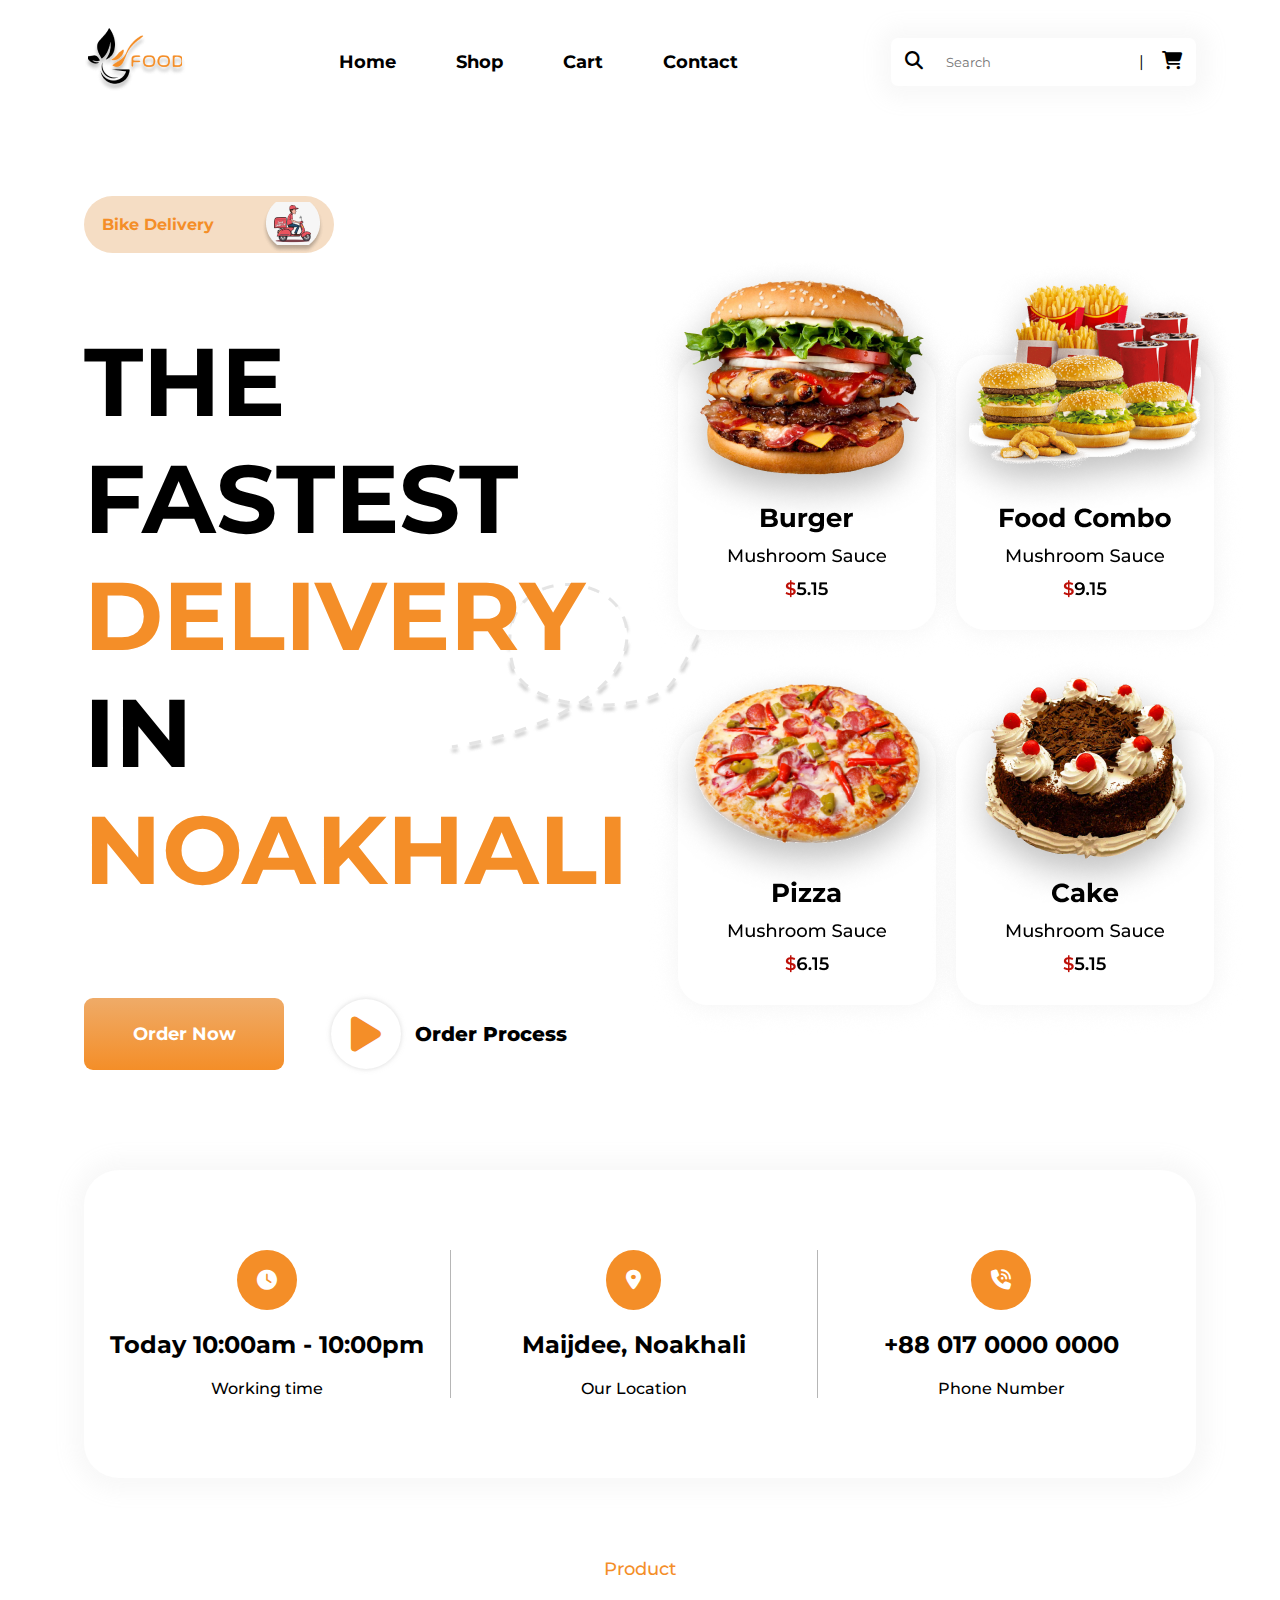
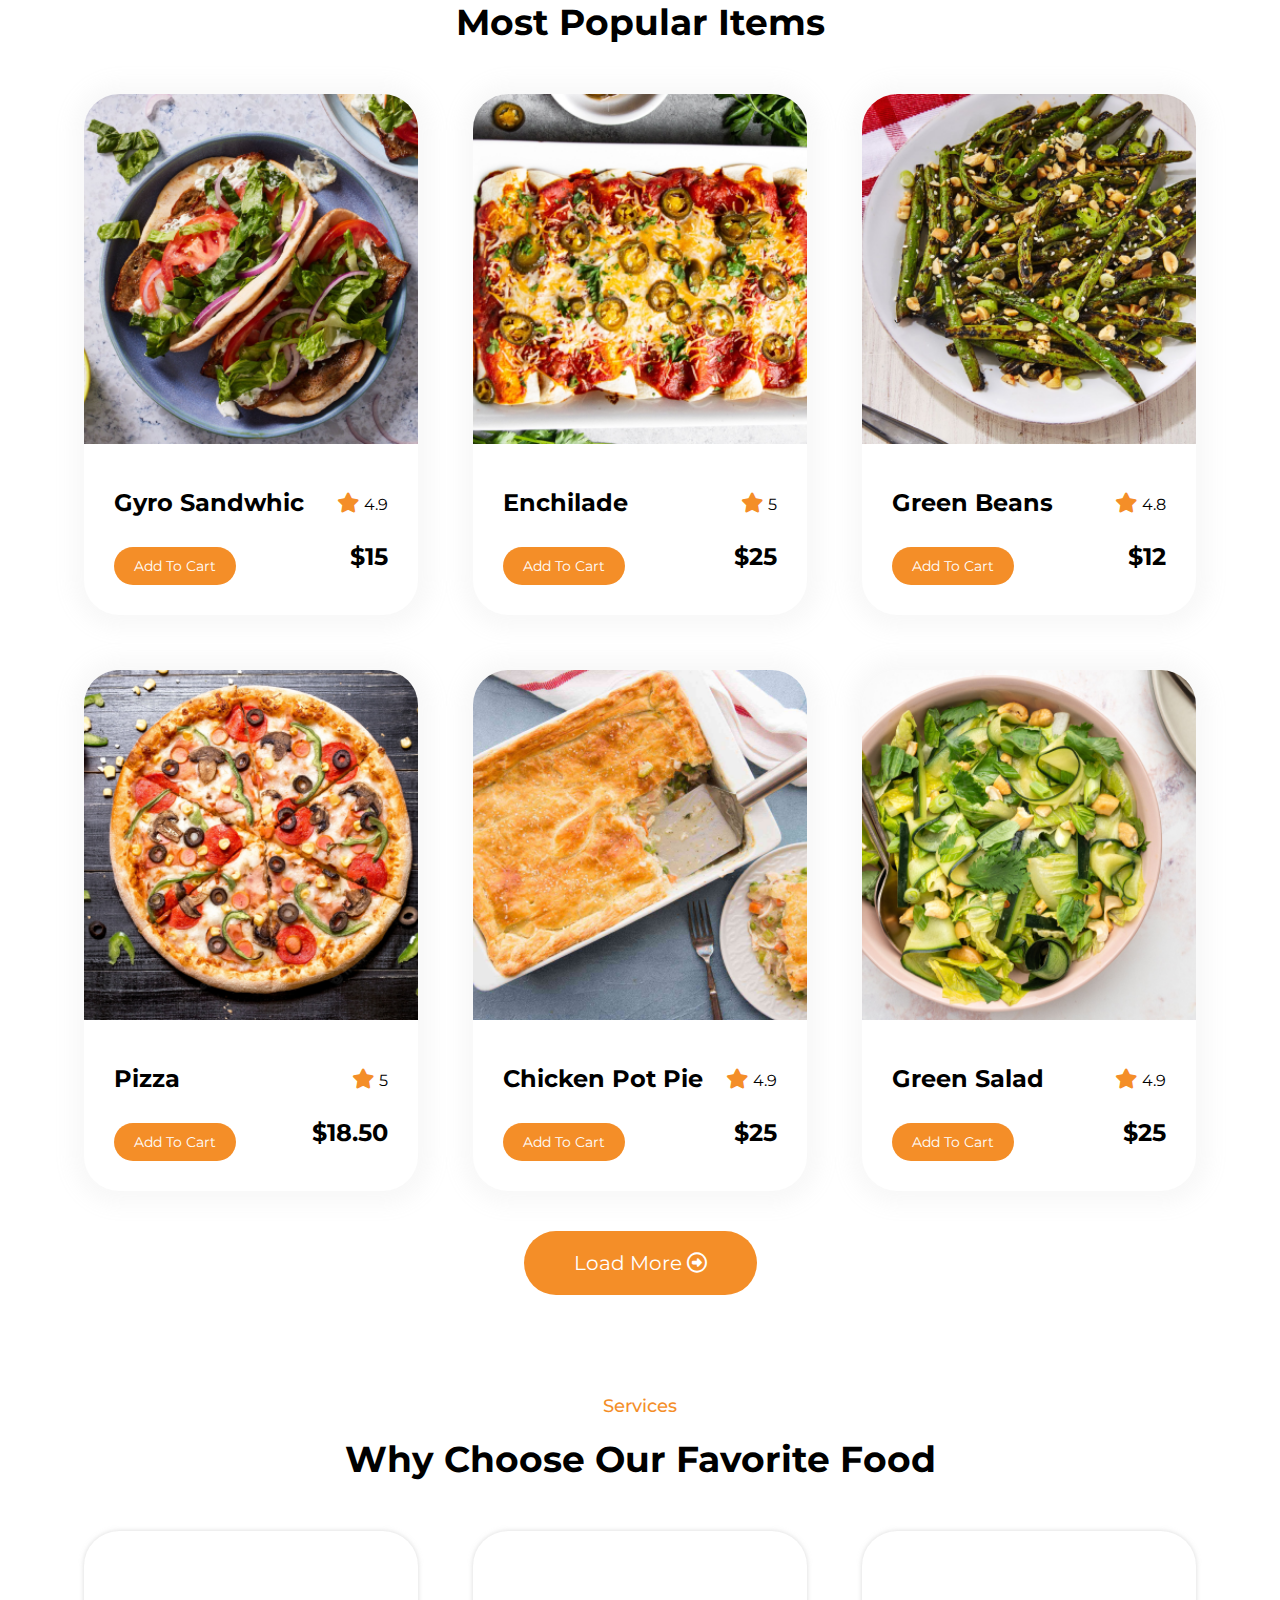
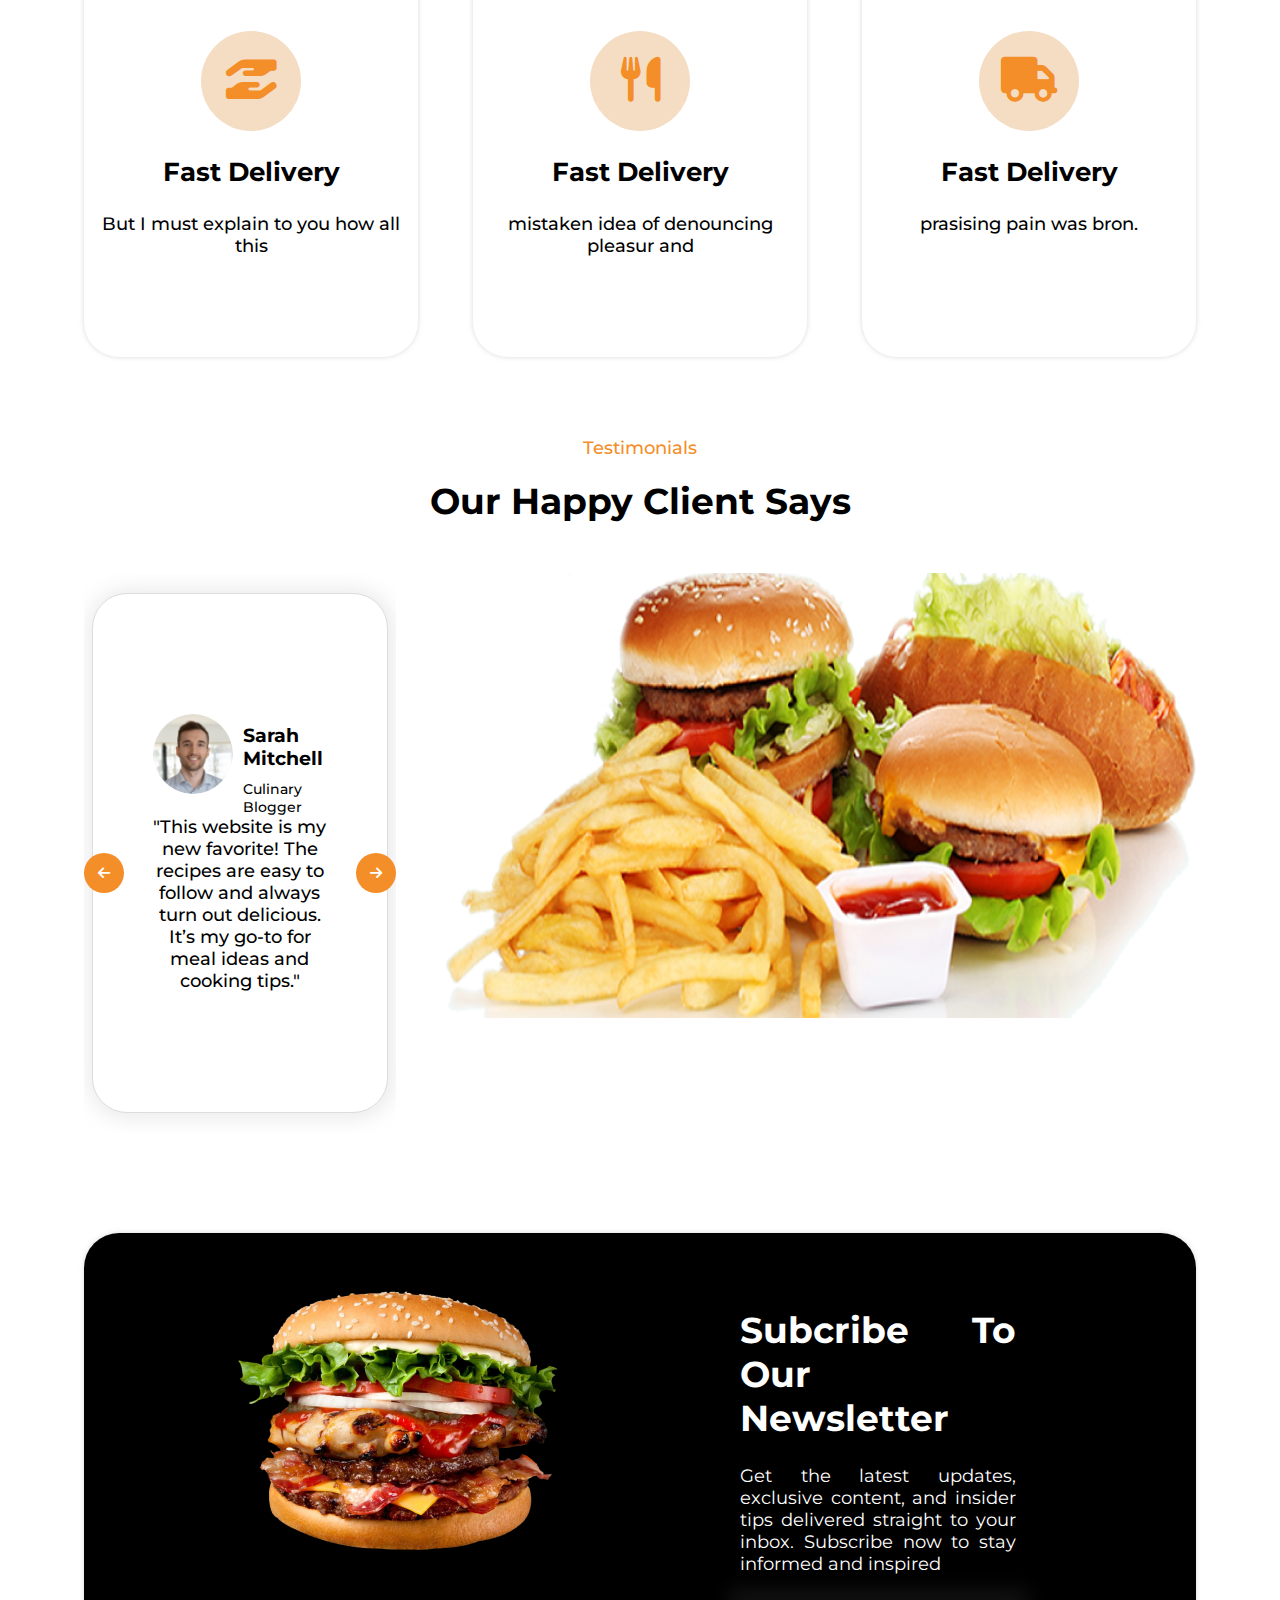
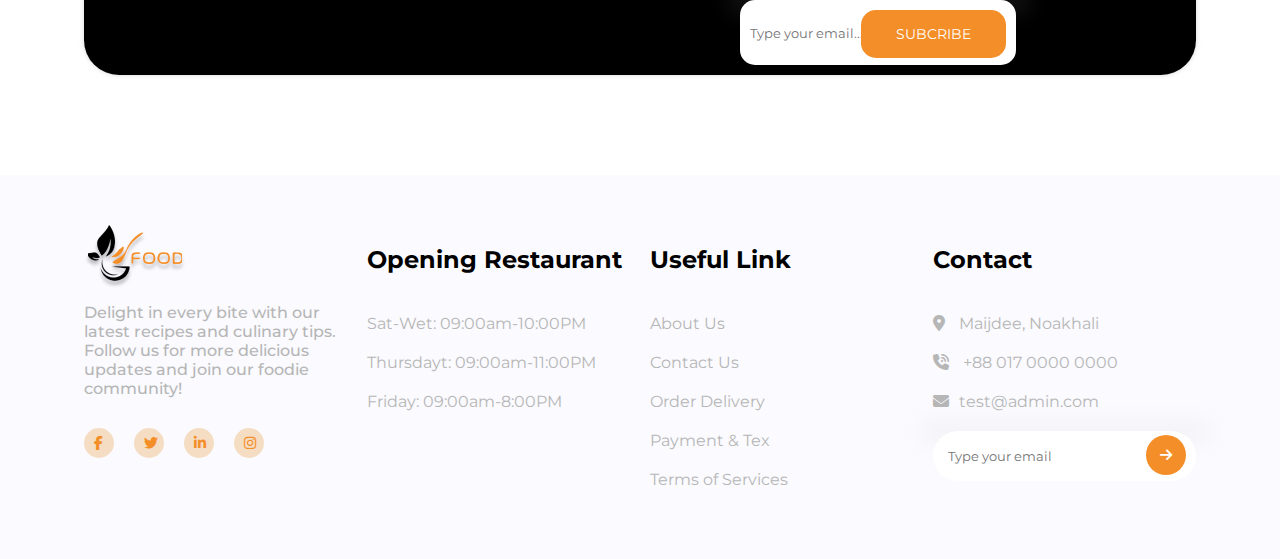
<file: index.html>
<!DOCTYPE html>
<html lang="en">
<head>
    <meta charset="UTF-8">
    <meta name="viewport" content="width=device-width, initial-scale=1.0">
    <title>Food Delivery</title>
    <link rel="stylesheet" href="https://cdnjs.cloudflare.com/ajax/libs/font-awesome/6.6.0/css/all.min.css" />
    <link rel="stylesheet" href="assets/style.css">
    <link rel="stylesheet" href="assets/responsive.css">
    
</head>
<body>
   <section class="container">
        <header class="header">
            <nav class="navbar-desc ">            
                <div class="logo">
                    <a href="index.html">
                        <img src="./assets/img/logo.png" alt="">
                    </a>
                </div>
                <ul>
                    <li><a href="#home">Home</a></li>
                    <li><a href="shop.html">Shop</a></li>
                    <li><a href="cart.html">Cart</a></li>
                    <li><a href="#contact">Contact</a></li>
                </ul>
                <div class="search">
                    <label for="check" class="checkbtn">
                        <i class="fas fa-search"></i>
                    </label>
                    <input type="text" name="" id="" placeholder="Search"> <span>|</span>
                    <i class="fa-solid fa-cart-shopping"></i>
                </div>
            </nav>       
            <nav class="navbar-mobile ">
                <div class="logo">
                    <img src="./assets/img/logo.png" alt="">
                </div>
                <div class="menu">
                        <input type="checkbox" id="check">
                        <label for="check" class="checkbtn">
                            <i class="fas fa-bars"></i>
                        </label>
                        <div class="nav-mobile">
                            <a href="index.html#home">Home</a>
                            <a href="shop.html">Shop</a>
                            <a href="cart.html">Cart</a>
                            <a href="index.html#contact">Contact</a>
                        </div>
                </div>
                
            </nav>
        </header>
   </section>
   <section class="container">
        <div class="hero">
            <div class="hero-bg">
               
            </div>
            <div>
                <div class="d-flex delivery">
                    <p>Bike Delivery</p>
                    <img src="./assets/img/delivery-boy.png" alt="">
                </div>
                <h1 class="hero-text">                    
                        The Fastest <br>
                        <span>Delivery</span><br>
                        In <span> Noakhali  </span>                 
                </h1>
               <div class="d-flex">
                    <button class="order-btn">Order Now</button>
                    <button class="process-btn d-flex"> <i class="fa fa-play" aria-hidden="true"></i> Order Process</button>
               </div>
            </div>
            <div>
                <img src="./assets/img/hero-food.png" alt="" class="hero-img">
            </div>
        </div>
   </section>
   <section class="container">
        <div class="about d-flex"  id="about">
            <div>
                <i class="fas fa-clock"></i>
                <h3>Today 10:00am - 10:00pm</h3>
                <p>Working time</p>
            </div>
            <div>
                <i class="fa-solid fa-location-dot"></i>
                <h3>Maijdee, Noakhali</h3>
                <p>Our Location</p>
            </div>
            <div>
                <i class="fa-solid fa-phone-volume"></i>
                <h3>+88 017 0000 0000</h3>
                <p>Phone Number</p>
            </div>
        </div>               
   </section>

   <section class="container">
        <div class="section-header">
            <p>Product</p>
            <h2>Most Popular Items</h2>
        </div>
        <div class="products" id="products">            
            
        </div>
      
        <div class="load-more">
            <button class="order-btn" onclick="loadMore()" id="load-more">Load More <i class="fa-regular fa-circle-right"></i></button>
        </div>
       
   </section>
   <section class="container">
        <div class="section-header">
            <p>Services</p>
            <h2>Why Choose Our Favorite Food</h2>
        </div>
        <div class="service" id="service">            
            <div class="card">                
                <div class="card-body">
                    <i class="fa-solid fa-hand-holding-hand"></i>
                    <h3>Fast Delivery</h3>
                    <p>
                        But I must explain to you how all this
                    </p>
                </div>
            </div>
            <div class="card">                
                <div class="card-body">
                    <i class="fa-solid fa-utensils"></i>
                    <h3>Fast Delivery</h3>
                    <p>
                        mistaken idea of denouncing pleasur and
                    </p>
                </div>
            </div>
            <div class="card">                
                <div class="card-body">
                    <i class="fa-solid fa-truck"></i>
                    <h3>Fast Delivery</h3>
                    <p>
                        prasising pain was bron.
                    </p>
                </div>
            </div>
        </div>
    </section>
    <section class="container">
        <div class="section-header">
            <p>Testimonials</p>
            <h2>Our Happy Client Says</h2>
        </div>
        <div class="testimonial-grid">
            <div>
                <div class="testimonial-slider">
                    <div class="slider">
                        <div class="card fade-in">
                            <div class="user-info">
                                <div>                            
                                    <img src="assets/img/user/p1.png" alt="Person 1">
                                   
                                </div>
                                <div>
                                    <h3>Sarah Mitchell</h3>
                                    <p>Culinary Blogger</p>
                                </div>
                            </div>
                            <p class="testimonial-desc">"This website is my new favorite! The recipes are easy to follow and always turn out delicious. It’s my go-to for meal ideas and cooking tips."
                            </p>
                        </div>
                        <div class="card fade-in">
                            <div class="user-info">
                                <div>                            
                                    <img src="assets/img/user/p2.png" alt="Person 1">
                                   
                                </div>
                                <div>
                                    <h3>David Ramirez</h3>
                                    <p>Executive Chef</p>
                                </div>
                            </div>
                            <p class="testimonial-desc">"I’m impressed with the quality of recipes and tips on this site. They’re perfect for both professional and home cooking. A must-have resource for any chef."</p>

                        </div>
                        <div class="card fade-in">
                            <div class="user-info">
                                <div>                            
                                    <img src="./assets/img/user/p3.png" alt="Person 1">
                                   
                                </div>
                                <div>
                                    <h3>Emily Wong</h3>
                                    <p>Home Cook and Food Enthusiast</p>
                                </div>
                            </div>
                            <p class="testimonial-desc">"I love this site! The recipes are diverse and straightforward, making it easy to try new dishes. It’s a game-changer for my everyday cooking."</p>

                        </div>
                        <!-- Add more cards as needed -->
                        <button class="prev"><i class="fa-solid fa-arrow-left"></i></button>
                        <button class="next"><i class="fa-solid fa-arrow-right"></i></button>
                    </div>
                
                </div>
            </div>
            <div>
                <img src="./assets/img/testimonial.png" alt="" class="testimonial-img">
            </div>
        </div>
    </section>


    <section class="container">
        <div class="cta">
            <div>
                <img src="./assets/img/cta.png" alt="">
            </div>
            <div class="newsletter">
                <h2>Subcribe To Our Newsletter</h2>
                <p>Get the latest updates, exclusive content, and insider tips delivered straight to your inbox. Subscribe now to stay informed and inspired</p>
                <div class="search">
                    <form action="" id="newsletter">
                        <input type="email" name="" id="email" placeholder="Type your email.....">
                        <button type="submit" >SUBCRIBE</button> 
                    </form>   
                </div>
                <h1 style="margin-top:85px;display:none;color:var(--primary-color);" id="thank"></h1>
            </div>
        </div>
    </section>
    <footer class="">
        <div class="container footer-content">
            <div>
                <img src="./assets/img/logo.png" alt="">
                <p>Delight in every bite with our latest recipes and culinary tips. Follow us for more delicious updates and join our foodie community!</p>
                <ul class="d-flex social">
                    <li><i class="fa-brands fa-facebook-f"></i></li>
                    <li><i class="fa-brands fa-twitter"></i></li>
                    <li><i class="fa-brands fa-linkedin-in"></i></li>
                    <li><i class="fa-brands fa-instagram"></i></li>
                </ul>
            </div>
            <div>
                <h3>Opening Restaurant</h3>
                <ul>
                    <li><a href="#">Sat-Wet: 09:00am-10:00PM</a></li>
                    <li><a href="#">Thursdayt: 09:00am-11:00PM</a></li>
                    <li><a href="#">Friday: 09:00am-8:00PM</a></li>
                </ul>
            </div>
            <div>
                <h3>Useful Link</h3>
                <ul>
                    <li><a href="#">About Us</a></li>
                    <li><a href="#">Contact Us</a></li>
                    <li><a href="#">Order Delivery</a></li>
                    <li><a href="#">Payment & Tex</a></li>
                    <li><a href="#">Terms of Services</a></li>
                </ul>
            </div>
            <div>
                <h3>Contact</h3>
                <ul>
                    <li><i class="fa-solid fa-location-dot"></i> Maijdee, Noakhali</li>
                    <li><i class="fa-solid fa-phone-volume"></i> +88 017 0000 0000</li>
                    <li><i class="fa-solid fa-envelope"></i><a href="mailto:" class="email">test@admin.com</a>
                </ul>
                <div class="contact">
                    <input type="text" name="" id="" placeholder="Type your email">
                    <button><i class="fa-solid fa-arrow-right"></i></button>
                </div>
            </div>
        </div>
    </footer>
    <script src="assets/app.js"></script>
    <script>
        window.onload=function(){
            loadProducts();
            testimonial();
        }
    </script>
</body>
</html>
</file>
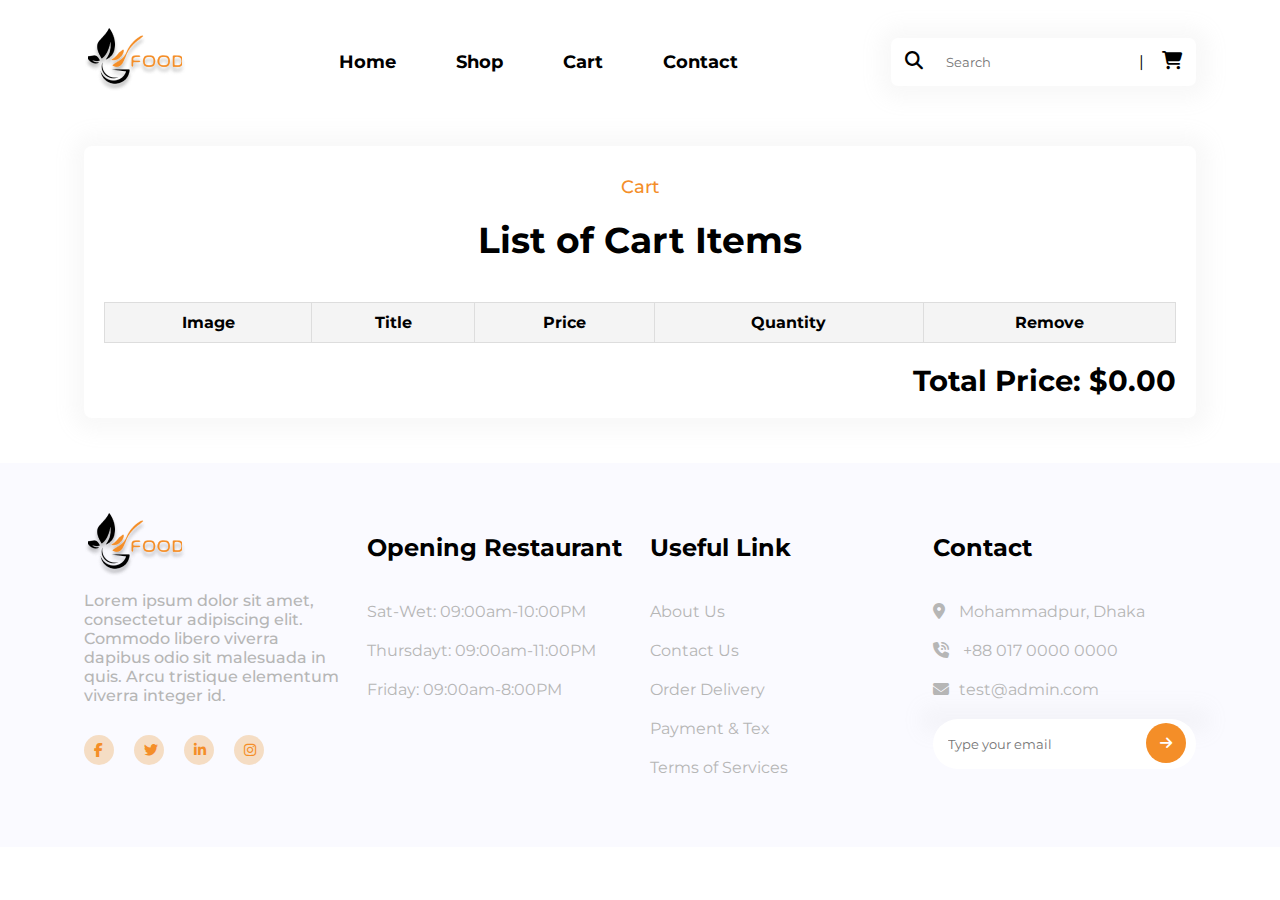
<file: cart.html>
<!DOCTYPE html>
<html lang="en">
<head>
    <meta charset="UTF-8">
    <meta name="viewport" content="width=device-width, initial-scale=1.0">
    <title>Cart Page</title>
    <link rel="stylesheet" href="https://cdnjs.cloudflare.com/ajax/libs/font-awesome/6.6.0/css/all.min.css" />
    <link rel="stylesheet" href="assets/style.css">
    <link rel="stylesheet" href="assets/responsive.css">    
</head>
<body>
    <section class="container">
        <header class="header">
            <nav class="navbar-desc ">            
                <div class="logo">
                    <a href="index.html">
                        <img src="./assets/img/logo.png" alt="">
                    </a>
                </div>
                <ul>
                    <li><a href="index.html">Home</a></li>
                    <li><a href="shop.html">Shop</a></li>
                    <li><a href="cart.html">Cart</a></li>
                    <li><a href="#contact">Contact</a></li>
                </ul>
                <div class="search">
                    <label for="check" class="checkbtn">
                        <i class="fas fa-search"></i>
                    </label>
                    <input type="text" name="" id="" placeholder="Search"> <span>|</span>
                    <i class="fa-solid fa-cart-shopping"></i>
                </div>
            </nav>       
            <nav class="navbar-mobile ">
                <div class="logo">
                    <img src="./assets/img/logo.png" alt="">
                </div>
                <div class="menu">
                        <input type="checkbox" id="check">
                        <label for="check" class="checkbtn">
                            <i class="fas fa-bars"></i>
                        </label>
                        <div class="nav-mobile">
                            <a href="index.html#home">Home</a>
                            <a href="shop.html">Shop</a>
                            <a href="cart.html">Cart</a>
                            <a href="index.html#contact">Contact</a>
                        </div>
                </div>
                
            </nav>
        </header>
   </section>
   <section class="container cart">
        <div class="cart-container">
            <div class="section-header">
                <p>Cart</p>
                <h2>List of Cart Items</h2>
            </div>
            <div style="overflow-x: auto;">
            <table id="cart-table">
                <thead>
                    <tr>
                        <th>Image</th>
                        <th>Title</th>                       
                        <th>Price</th>
                        <th>Quantity</th>
                        <th>Remove</th>
                    </tr>
                </thead>
                <tbody id="cart-items">
                   
                </tbody>
            </table>
        </div>
            <div id="cart-summary">
                <h2>Total Price: $<span id="total-price">0.00</span></h2>
            </div>
        </div>
    </section>
<footer class="" style="margin-top:45px">
    <div class="container footer-content">
        <div>
            <img src="./assets/img/logo.png" alt="">
            <p>Lorem ipsum dolor sit amet, consectetur adipiscing elit. Commodo libero viverra dapibus odio sit malesuada in quis. Arcu tristique elementum viverra integer id.</p>
            <ul class="d-flex social">
                <li><i class="fa-brands fa-facebook-f"></i></li>
                <li><i class="fa-brands fa-twitter"></i></li>
                <li><i class="fa-brands fa-linkedin-in"></i></li>
                <li><i class="fa-brands fa-instagram"></i></li>
            </ul>
        </div>
        <div>
            <h3>Opening Restaurant</h3>
            <ul>
                <li><a href="#">Sat-Wet: 09:00am-10:00PM</a></li>
                <li><a href="#">Thursdayt: 09:00am-11:00PM</a></li>
                <li><a href="#">Friday: 09:00am-8:00PM</a></li>
            </ul>
        </div>
        <div>
            <h3>Useful Link</h3>
            <ul>
                <li><a href="#">About Us</a></li>
                <li><a href="#">Contact Us</a></li>
                <li><a href="#">Order Delivery</a></li>
                <li><a href="#">Payment & Tex</a></li>
                <li><a href="#">Terms of Services</a></li>
            </ul>
        </div>
        <div>
            <h3>Contact</h3>
            <ul>
                <li><i class="fa-solid fa-location-dot"></i> Mohammadpur, Dhaka</li>
                <li><i class="fa-solid fa-phone-volume"></i> +88 017 0000 0000</li>
                <li><i class="fa-solid fa-envelope"></i><a href="mailto:" class="email">test@admin.com</a>
            </ul>
            <div class="contact">
                <input type="text" name="" id="" placeholder="Type your email">
                <button><i class="fa-solid fa-arrow-right"></i></button>
            </div>
        </div>
    </div>
</footer>
<script src="assets/app.js"></script>
<script>
    window.onload=function(){
        loadCart();     
    }
</script>
</body>
</html>
</file>
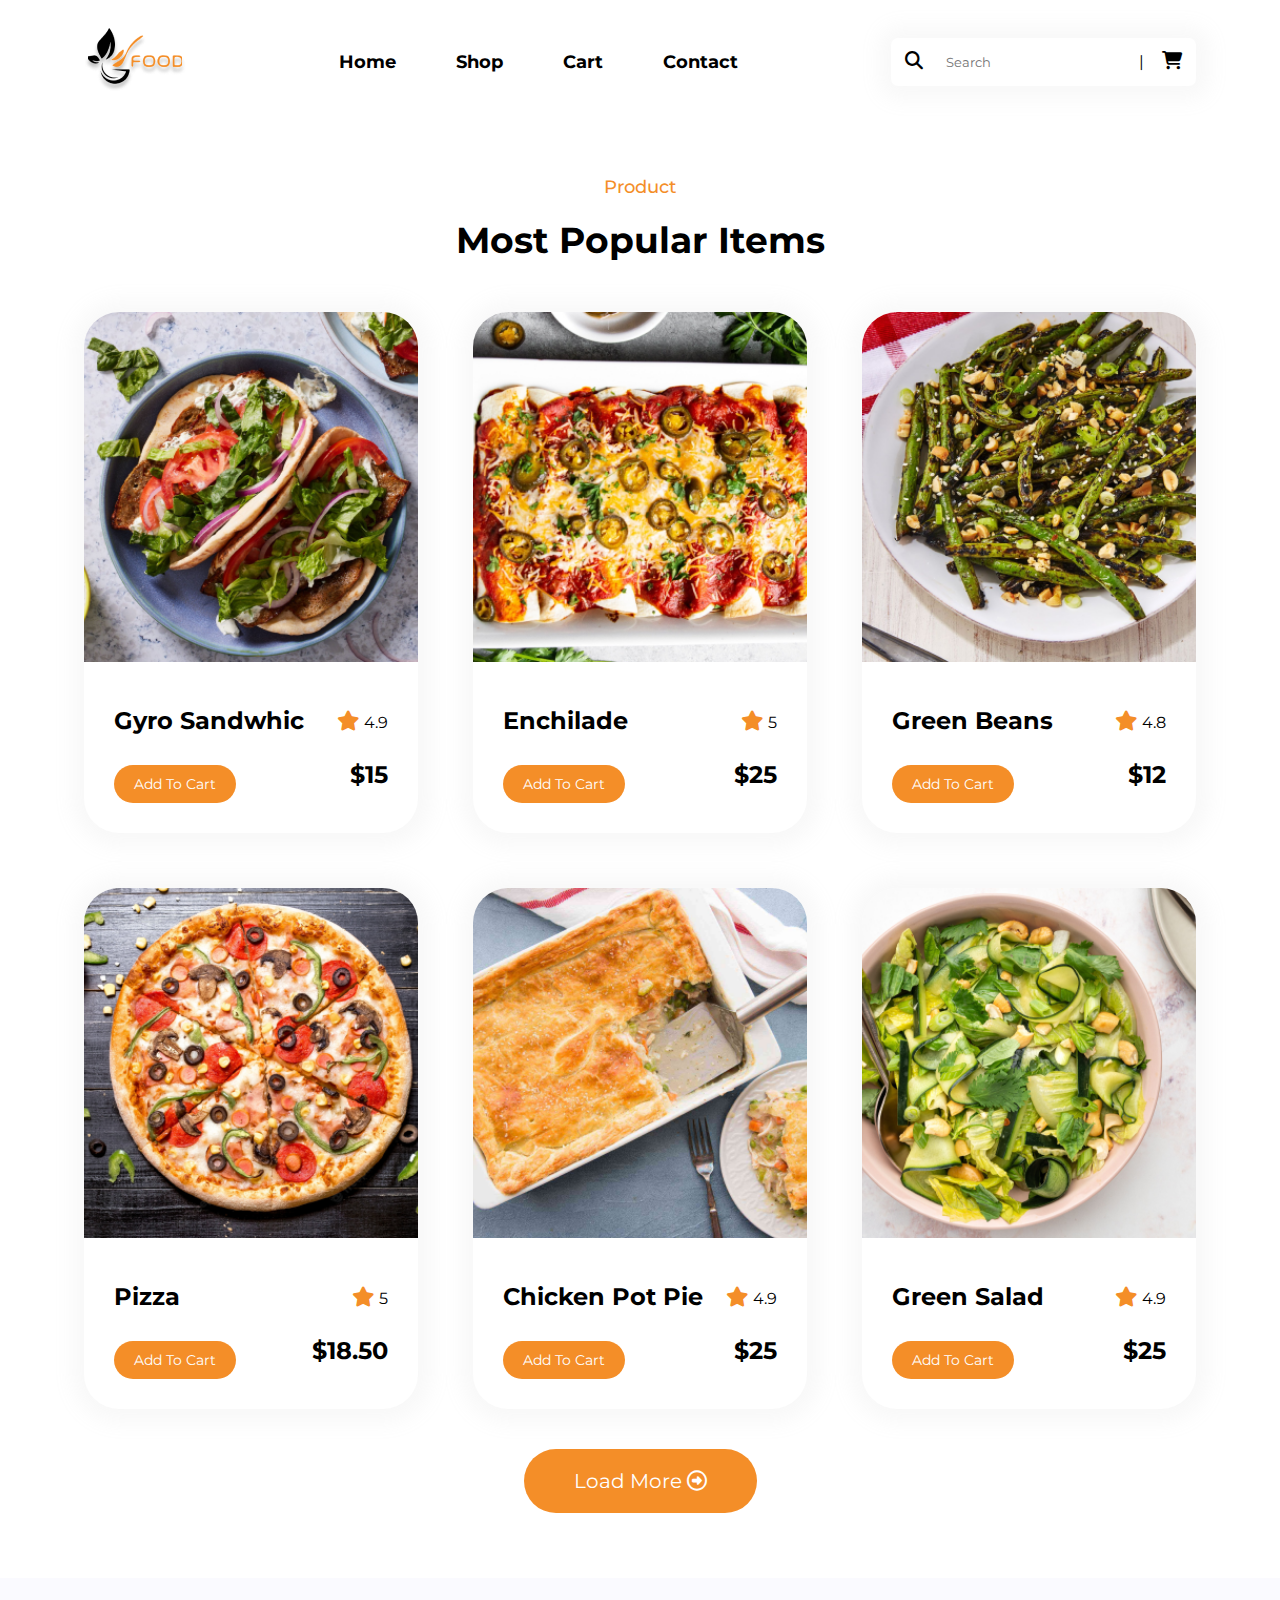
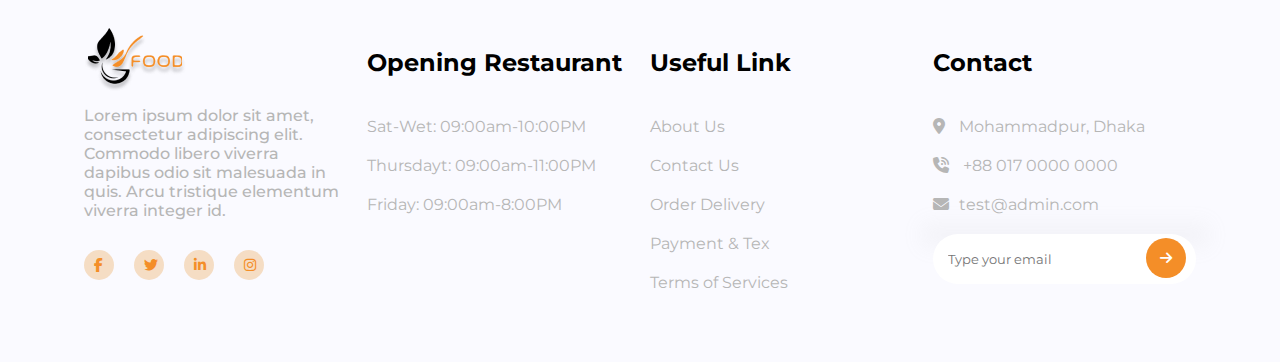
<file: shop.html>
<!DOCTYPE html>
<html lang="en">
<head>
    <meta charset="UTF-8">
    <meta name="viewport" content="width=device-width, initial-scale=1.0">
    <title>Shop Page</title>
    <link rel="stylesheet" href="https://cdnjs.cloudflare.com/ajax/libs/font-awesome/6.6.0/css/all.min.css" />
    <link rel="stylesheet" href="assets/style.css">
    <link rel="stylesheet" href="assets/responsive.css">
</head>
<body>
    <section class="container">
        <header class="header">
            <nav class="navbar-desc ">            
                <div class="logo">
                    <a href="index.html">
                        <img src="./assets/img/logo.png" alt="">
                    </a>
                </div>
                <ul>
                    <li><a href="index.html">Home</a></li>
                    <li><a href="shop.html">Shop</a></li>
                    <li><a href="cart.html">Cart</a></li>
                    <li><a href="#contact">Contact</a></li>
                </ul>
                <div class="search">
                    <label for="check" class="checkbtn">
                        <i class="fas fa-search"></i>
                    </label>
                    <input type="text" name="" id="" placeholder="Search"> <span>|</span>
                    <i class="fa-solid fa-cart-shopping"></i>
                </div>
            </nav>       
            <nav class="navbar-mobile ">
                <div class="logo">
                    <img src="./assets/img/logo.png" alt="">
                </div>
                <div class="menu">
                        <input type="checkbox" id="check">
                        <label for="check" class="checkbtn">
                            <i class="fas fa-bars"></i>
                        </label>
                        <div class="nav-mobile">
                            <a href="index.html#home">Home</a>
                            <a href="shop.html">Shop</a>
                            <a href="cart.html">Cart</a>
                            <a href="index.html#contact">Contact</a>
                        </div>
                </div>
                
            </nav>
        </header>
   </section>
   <section class="container">
    <div class="section-header">
        <p>Product</p>
        <h2>Most Popular Items</h2>
    </div>
    <div class="products" id="products">            
        
    </div>
  
    <div class="load-more">
        <button class="order-btn" onclick="loadMore()" id="load-more">Load More <i class="fa-regular fa-circle-right"></i></button>
    </div>
   
</section>
<footer class="" style="margin-top:45px">
    <div class="container footer-content">
        <div>
            <img src="./assets/img/logo.png" alt="">
            <p>Lorem ipsum dolor sit amet, consectetur adipiscing elit. Commodo libero viverra dapibus odio sit malesuada in quis. Arcu tristique elementum viverra integer id.</p>
            <ul class="d-flex social">
                <li><i class="fa-brands fa-facebook-f"></i></li>
                <li><i class="fa-brands fa-twitter"></i></li>
                <li><i class="fa-brands fa-linkedin-in"></i></li>
                <li><i class="fa-brands fa-instagram"></i></li>
            </ul>
        </div>
        <div>
            <h3>Opening Restaurant</h3>
            <ul>
                <li><a href="#">Sat-Wet: 09:00am-10:00PM</a></li>
                <li><a href="#">Thursdayt: 09:00am-11:00PM</a></li>
                <li><a href="#">Friday: 09:00am-8:00PM</a></li>
            </ul>
        </div>
        <div>
            <h3>Useful Link</h3>
            <ul>
                <li><a href="#">About Us</a></li>
                <li><a href="#">Contact Us</a></li>
                <li><a href="#">Order Delivery</a></li>
                <li><a href="#">Payment & Tex</a></li>
                <li><a href="#">Terms of Services</a></li>
            </ul>
        </div>
        <div>
            <h3>Contact</h3>
            <ul>
                <li><i class="fa-solid fa-location-dot"></i> Mohammadpur, Dhaka</li>
                <li><i class="fa-solid fa-phone-volume"></i> +88 017 0000 0000</li>
                <li><i class="fa-solid fa-envelope"></i><a href="mailto:" class="email">test@admin.com</a>
            </ul>
            <div class="contact">
                <input type="text" name="" id="" placeholder="Type your email">
                <button><i class="fa-solid fa-arrow-right"></i></button>
            </div>
        </div>
    </div>
</footer>
<script src="assets/app.js"></script>
<script>
    window.onload=function(){
        loadProducts();     
    }
</script>
</body>
</html>
</file>
<file: assets/style.css>
@import url('https://fonts.googleapis.com/css2?family=Montserrat:ital,wght@0,100..900;1,100..900&display=swap');
:root{
    --primary-color: #F48E28;
    --bg-color:#FAFAFF;
    --black:#000000;
    --shadow:#b6b6b685;
}
*{
    margin: 0;
    padding: 0;
    box-sizing: border-box;
    font-family: 'Montserrat', sans-serif;
}
.container{
    width: 90%;
    margin: 0 auto;
    padding: 0 20px;
}
.d-flex{
    display: flex;
}
.d-none{
    display: none;
}
button:hover{
    cursor: pointer;
}
/* Header */
header{
    padding-top: 28px;
}
.navbar-mobile{
    display: none;
}
nav{
    display: flex;
    justify-content: space-between;
    align-items: center;
    background-color: var(--background-color);
}

nav ul{
    display: flex;
    list-style: none;
    justify-content: flex-end;
    gap: 60px;
}
nav ul li a{
    color: #000000;
    font-size: 18px;
    text-decoration: none;
    font-weight: bolder;
}
nav ul li .active {
    color: var(--primary-color);
}
nav ul li a:hover{
    color: var(--primary-color);

}
.search{
    box-shadow:1px 1px 20px 12px #b6b6b61a;
    border-radius: 7px;
}

.search input{
    border: none;
    outline: none;   
    padding: 16px 5px;
}
.search i{
    padding: 0px 14px;
    font-size: 18px;
}
/* Hero */
.hero{
    display: flex;
    justify-content: space-between;
    align-items: center;
    padding: 100px 0;
    position: relative;
}
.hero-bg{
    position: absolute;  
    top: 0;
    left: 0;
    right:0;
    bottom: 0;
    background: url('img/hero-abstract.png') no-repeat center;
    z-index: -1;
}
.delivery{
    width: 250px;
    align-items: center; 
    justify-content: space-between;
    border-radius: 50px;
    background-color: #F5DDC4;  
}
.delivery p{
    font-size: 16px;
    font-weight: bold;
    color: var(--primary-color);
    padding-left: 18px;
}
.delivery img{
    padding-right: 10px;
}
.hero-text{
    font-size:96px;
    font-weight: 700;
    color: var(--black);
    text-transform: uppercase;
    padding: 70px 0;
}
.hero-text span{
    color: var(--primary-color);
}
.hero .order-btn{
    padding: 25px 40px;
    background: linear-gradient(to bottom, #EFAB68 , #F48E28);
    color: #fff;
    font-size: 18px;
    font-weight: bold;
    border-radius: 9px;
    margin-top: 20px;
    border: none;
    outline: none;
    width: 200px;
}
.hero .process-btn{
    margin-left: 40px;
    background-color: #fff;
    color: #000000;
    font-size: 20px;
    font-weight: 800;
    border-radius: 9px;
    margin-top: 20px;
    border: none;
    outline: none;
    align-items: center;    
    justify-content: space-around;
    width: 250px;    
}
.process-btn i{
    width: 70px;
    height: 70px;
    font-size: 40px;
    box-shadow: 0 0 5px var(--shadow);
    color: var(--primary-color);
    padding: 15px;
    border-radius: 50%;
}

/* About */
.about{
    padding: 80px 0;
    border-radius: 35px;
    box-shadow:1px 1px 20px 12px #b6b6b61a;
}
.about div{
    width: 33%;
    text-align: center;
}
.about div:not(:last-child){
    border-right: 1px solid #B6B6B6;
}
.about div i{
    font-size: 20px;
    color: #fff;
    padding: 20px;
    border-radius: 50%;
    background-color: var(--primary-color);
}
.about div h3{
    font-size: 24px;
    font-weight: 700;
    color: var(--black);
    padding: 20px 0;
}
.about div p{
    font-size: 16px;
    color: var(--black);
    font-weight: 500;
}

/* Products */

.section-header{
    text-align: center;
    padding:80px 0px 20px 0px;
}

.section-header p{
    font-size: 18px;
    color: var(--primary-color);
    font-weight: 500;
}
.section-header h2{
    font-size: 36px;
    font-weight: 700;
    color: var(--black);
    padding: 20px 0 30px 0;
}
.products{
    display: grid;
    grid-template-columns: repeat(3, 1fr);
    gap: 55px;
}

.products .card{
    box-shadow:1px 1px 20px 12px #b6b6b61a;

    border-radius: 35px;
    overflow: hidden;
}
.products .card:hover{
    box-shadow:1px 1px 20px 12px var(--shadow);
}
.products .card img{
    width: 100%;
    height: 350px;
    object-fit: cover;
}
.products .card .card-body{
    padding: 30px;
}
.content {
    display: flex;
    align-items: center;
    justify-content: space-between;
}
.products .card h3{
    font-size: 24px;
    font-weight: 700;
    color: var(--black);
    padding: 10px 0;
}
.products .card i{
    font-size: 20px;
    color: var(--primary-color);
    padding: 10px 0;
}

.products .card button{
    padding: 10px 20px;
    background: var(--primary-color);
    color: #fff;
    font-size: 14px;  
    border-radius: 50px;
    margin-top: 20px;
    border: none;
    outline: none;
}
.load-more{
    text-align: center;
    padding: 20px 0;
}
.load-more button{
    padding: 20px 50px;
    background: var(--primary-color);
    color: #fff;
    font-size: 20px;
    border-radius: 50px;
    margin-top: 20px;
    border: none;
    outline: none;
}

.hide {
    display: none;
}

.slide-down {
    animation: slide-down 0.3s linear both;
  }
  
  .slide-up {
    animation: slide-up 0.3s linear both;
  }
  
  @keyframes slide-down {
    0% {
      visibility: hidden;
      height: 0;
    }
  
    95% {
      visibility: visible;
      height: 650px;    }
  
    100% {
      visibility: visible;
      height: auto;
    }
  }
  
  @keyframes slide-up {
    0% {
      visibility: visible;
      height: 650px;
    }
  
    95% {
      visibility: visible;
      height: 0;
    }
  
    100% {
      visibility: hidden;
      height: 0;
    }
  }
  
  
/*Service*/
.service{
    display: grid;
    grid-template-columns: repeat(3, 1fr);
    gap: 55px;
}

.service .card{
    box-shadow: 0 0 5px var(--shadow);
    border-radius: 35px;
    overflow: hidden;
    text-align: center;
}
.service .card:hover{
    box-shadow: 0px 1px 8px #afafaf;
}

.service .card .card-body{
    padding: 100px 0;
}
.service .card h3{
    font-size: 26px;
    font-weight: 700;
    color: var(--black);
    padding: 25px 0;
}
.service .card i{
    background: #F5DDC4;
    font-size: 45px;
    color: var(--primary-color);
    padding: 26px 0;
    border-radius: 50%;
    width: 100px;
    height: 100px;
}
.service .card p{
    font-size: 18px;
    color: var(--black);
    font-weight: 500;
}
.service .card:hover{
    box-shadow: 1px 1px 20px 12px #afafaf40;
}

/*Testimonials*/
.testimonial-grid {
    display: grid;
    grid-template-columns: repeat(1, 1fr);
    gap: 50px;
}
.testimonial-grid div:first-child {
    grid-column: 1/1;
}
.testimonial-grid div:last-child {
    grid-column: 2/2;
}
.testimonial-slider {
    position: relative;
    overflow: hidden;
    padding: 20px 0;
}
.testimonial-slider .card {
    margin: auto;
    width: 95%;
    text-align: center;
    padding: 120px 60px;
    border: 1px solid #ddd;
    border-radius: 35px;
    background-color: #ffffff;
    box-shadow: 1px 1px 19px 5px #afafaf40;
}
.testimonial-slider .card img {
    width: 80px;
    height: 80px;
    border-radius: 50%;
    margin-bottom: 10px;
}
.testimonial-slider .card h3 {
    margin: 10px 0;
}
.testimonial-slider .card .testimonial-desc{
    font-size: 18px;
    color: #000;
    font-weight: 500;
    text-align: center;
}
.testimonial-slider .prev, .next {
    cursor: pointer;
    position: absolute;
    top: 50%;
    width: 40px;
    height: 40px;
    background-color: var(--primary-color);
    border: none;
    border-radius: 50%;
    display: flex;
    align-items: center;
    justify-content: center;
    font-size: 14px;
    color: #fff;
}
.testimonial-slider .prev {
    left: 0px;
}
.testimonial-slider .next {
    right: 0px;
}
.user-info {
    display: flex;
    justify-content: center;
   gap: 10px;
   text-align: left;
}
.user-info p{
    font-size: 14px;
    color: #000;
    font-weight: 500;
}

/*CTA*/
.cta{
    background: #000;
    background-size: cover;
    border-radius: 35px;
    box-shadow: 0 0 5px var(--shadow);
    display: flex;
    margin: 100px 0  ;
    padding:20px 80px  ;
    color: #fff;
}
.cta div    {
    width: 50%;
}
.cta img{
    display: block;
    margin: auto;
}
.newsletter{
    padding: 55px 100px;
    text-align: justify;
}
.newsletter h2{
    font-size: 36px;
    font-weight: bold;
}
.newsletter p{
    font-size: 18px;
    font-weight: 400;
    padding: 25px 0;
}
.newsletter .search{
    position: relative;
    width: 100%;
}
.newsletter input{
    width: 100%;
    height: 65px;
    padding: 10px;
    border: none;
    outline: none;
    border-radius: 15px;
    position: absolute;
}
.newsletter button{
    position: absolute;
    right: 10px;
    top: -10px;
    padding: 15px 35px;
    background: var(--primary-color);
    color: #fff;
    font-size: 14px;
    border-radius: 15px;
    margin-top: 20px;
    border: none;
    outline: none;
}


/*Footer*/
footer{
    background-color: var(--bg-color);
    color: #000000;
    padding: 50px 0;
}
.footer-content{
    display: grid;
    grid-template-columns: repeat(4, 1fr);
    gap: 20px;
    color: #B6B6B6;
}
.footer-content h3{
    font-size: 24px;
    font-weight: 700;
    color: var(--black);
    padding: 20px 0;
}
.footer-content div p{
    font-size: 16px;
    color: #B6B6B6;
    font-weight: 500;
    padding: 10px 0;
}
.footer-content div ul{
    list-style: none;
    padding: 10px 0;
}
.footer-content div ul li{
    padding: 10px 0;
}
.footer-content div ul li a{
    color: #B6B6B6;
    text-decoration: none;
}
.footer-content div ul li a:hover{
    color: var(--primary-color);
}
.footer-content div ul li i{
    padding-right: 10px;
}
.social{
    display: flex;
    gap: 20px;
    padding: 20px 0;
    position: relative;
}

.social i{
    font-size: 14px;
    color: var(--primary-color);
    background-color: #F5DDC4;
    width: 30px;
    height: 30px;
    border-radius: 50%;
    padding: 8px 10px;
}
.social i:hover{
    color: var(--primary-color);
}
footer .contact{
    position: relative;
    box-shadow: 1px 1px 20px 12px #b6b6b61a;
}
footer input{
    width: 100%;
    padding: 10px 15px;
    height: 50px;
    border: none;
    outline: none;
    border-radius: 35px;
    position: absolute;
}
footer button{
    position: absolute;
    top: -16px;
    right: 10px;
    width: 40px;
    height: 40px;
    background: var(--primary-color);
    color: #fff;
    font-size: 14px;
    border-radius: 50%;
    margin-top: 20px;
    border: none;
    outline: none;
}



/*Cart Page*/
.cart{
    margin-top: 50px;

}
.cart-container {
    border-radius: 8px;
    box-shadow: 1px 1px 20px 12px #b6b6b61a;
    padding: 20px;
    box-sizing: border-box;
}      
.cart-container .section-header{
    padding: 10px 0;
}
table {
    width: 100%;
    border-collapse: collapse;
    margin-bottom: 20px;
}

table, th, td {
    border: 1px solid #ddd;
}

th, td {
    padding: 10px;
    text-align: center;
}

th {
    background-color: #f4f4f4;
}

.cart-container img {
    width: 80px;
    height: auto;
    border-radius: 4px;
}

.cart-container  button {
    padding: 5px 10px;
    background-color: #ff4d4d;
    border: none;
    color: white;
    border-radius: 4px;
    cursor: pointer;
}

.cart-container button:hover {
    background-color: #ff1a1a;
}

#cart-summary {
    text-align: right;
    font-size: 1.2em;
    font-weight: bold;
}
</file>
<file: assets/responsive.css>
@media only screen and (max-width : 480px) {
    .d-flex{
       flex-flow: wrap;
    }
    /*header*/
    .navbar-desc{
        display: none;
    }
    .navbar-mobile{
        display: flex;
    }   
    .nav-mobile{
        display: none;
    }
    #check{
        opacity: 0;
    }
    .checkbtn {
        font-size: 1.5rem;
        color: #f48e28;
        cursor: pointer;
    }
    #check:checked ~ .nav-mobile {
        display: block;
    }
    .nav-mobile {
        position: absolute;
        top: 6.5rem;
        right: 29px;
        background: #222831;
        z-index: 1;
        width: 200px;
    }
    .nav-mobile a {
        color: #fff;
        padding: 1rem 1.5rem;
        display: block;
        text-decoration: none;
    }

    /*hero*/
    .hero{
        flex-flow: wrap;
        flex-direction: column;
    }
    .hero-text{
        font-size: 55px;
    }
    .hero-bg{
        display: none;
    }
    .hero div .hero-img{
        width: 100%;
    }
    .hero .order-btn ,.hero .process-btn{
        font-size: 14px;        
       
        margin-top: 0px;
    }
    .hero .process-btn{
        margin:25px 0 0 0;
        justify-content: flex-start;
    }
    /*About*/
    .about{
        padding: 35px 0px;
        flex-direction: column;
    }
    .about div{
        width: 100%;    
    }
    .about div:not(:first-child){
        margin-top: 45px;  
    }
    .about div:not(:last-child){
       border: none;
    }

    /*Products*/
    .products{
        grid-template-columns: repeat(1, 1fr);

    }

    /*Service*/
    .service{
        grid-template-columns: repeat(1, 1fr);
    }
    .service .card .card-body{
        padding: 100px 25px;
    }
    /*CTA*/
    .cta{
        flex-direction: column;
        padding:25px 0;
    }
    .cta div{
        width: 100%;
    }
    .cta img{
        width: 80%;
    }
    .newsletter{
        padding: 25px 25px 75px 25px;
    }
    .newsletter h2{
        font-size: 20px;
    }
    .newsletter p{
        font-size: 14px;
    }
    /*Testimonial*/
    .testimonial-grid {
        display: block;
    }    
    
    .testimonial-img{
        width: 100%;
        margin-top: 25px;
    }
    .testimonial-slider .card{
        padding: 60px 50px;
    }
    .testimonial-slider .card img{
        width: 60px;
        height: 60px;
    }
    .testimonial-slider .card h3{
        font-size: 18px;
    }
    .user-info p{
        font-size: 14px;
    }
    .testimonial-slider .card .testimonial-desc{
        font-size: 14px;
        margin-top: 15px;
    }
    .newsletter input {
        width: 100%;
        height: 42px;
        padding: 10px;       
    }
    .newsletter button {       
        right: 9px;
        top: -15px;
        padding: 10px 14px;       
        font-size: 11px;      
    }
    /*Footer*/
    footer {
        padding: 50px 0 80px 0;
    }
    .footer-content {
        grid-template-columns: repeat(1, 1fr);       
    }   
}
</file>
